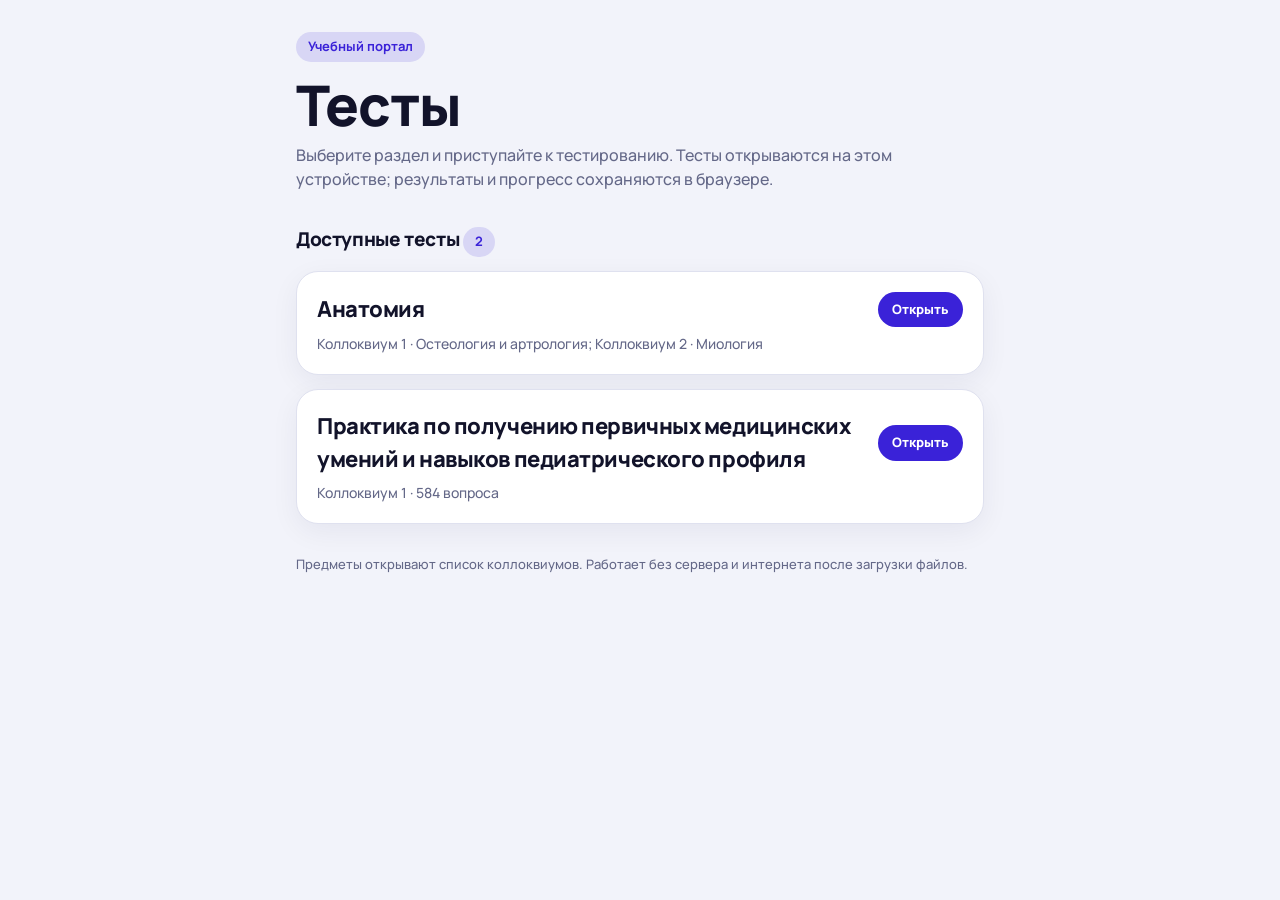
<file: index.html>
<!doctype html>
<html lang="ru">
<head>
  <script async src="https://www.googletagmanager.com/gtm.js?id=GTM-T9DJS5DV"></script>
<script>
  window.dataLayer = window.dataLayer || [];
  function gtag(){dataLayer.push(arguments);}
  gtag('js', new Date());
</script>
<meta charset="utf-8">
<meta name="viewport" content="width=device-width, initial-scale=1, viewport-fit=cover">
<title>Тесты — учебный портал</title>
<link rel="preconnect" href="https://fonts.googleapis.com">
<link rel="preconnect" href="https://fonts.gstatic.com" crossorigin>
<link rel="stylesheet" href="https://fonts.googleapis.com/css2?family=Manrope:wght@500;700;800&display=swap">
<link rel="stylesheet" href="css/menu.css">
</head>
<body>
<main>
<span class="chip">Учебный портал</span>
<h1>Тесты</h1>
<p class="sub">Выберите раздел и приступайте к тестированию. Тесты открываются на этом устройстве; результаты и прогресс сохраняются в браузере.</p>
<h2 class="section-title">Доступные тесты <span id="total" class="chip">2</span></h2>
<div class="list" id="tests"></div>
<p class="foot">Предметы открывают список коллоквиумов. Работает без сервера и интернета после загрузки файлов.</p>
</main>
<script src="js/menu.js" defer></script>
</body>
</html>
</file>
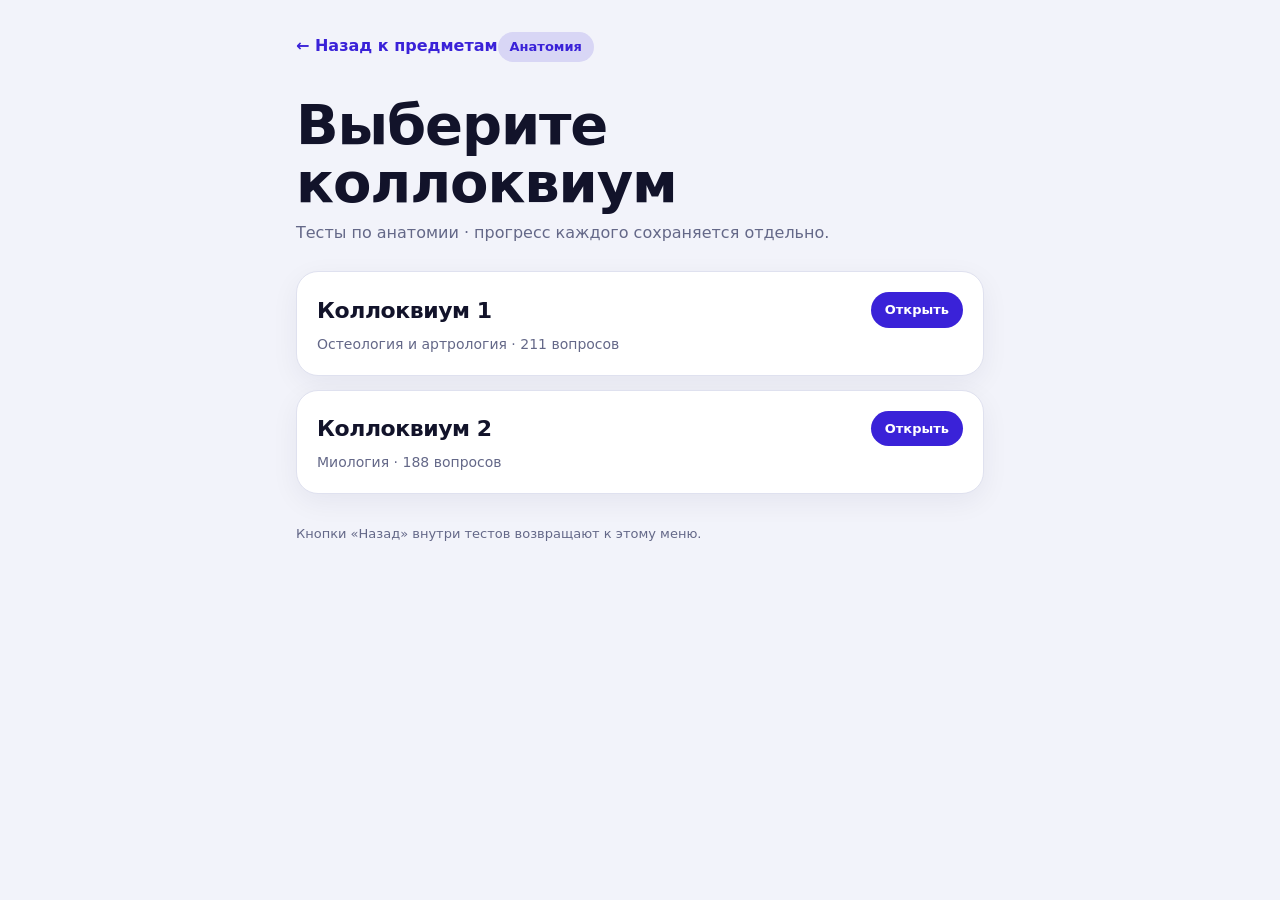
<file: anatomy.html>
<!doctype html><html lang="ru">
  <head> 
  <script async src="https://www.googletagmanager.com/gtm.js?id=GTM-T9DJS5DV"></script>
<script>
  window.dataLayer = window.dataLayer || [];
  function gtag(){dataLayer.push(arguments);}
  gtag('js', new Date());
</script>
  <meta charset="utf-8"><meta name="viewport" content="width=device-width, initial-scale=1"><title>Анатомия — коллоквиумы</title><link rel="stylesheet" href="css/menu.css"></head><body><main><a class="back" href="index.html">← Назад к предметам</a><span class="chip">Анатомия</span><h1>Выберите коллоквиум</h1><p class="sub">Тесты по анатомии · прогресс каждого сохраняется отдельно.</p><div class="list"><a class="tcard" href="anatomy_test.html?launch=1"><div class="tt"><h3>Коллоквиум 1</h3><span class="go">Открыть</span></div><p class="sm">Остеология и артрология · 211 вопросов</p></a><a class="tcard" href="myology_test.html"><div class="tt"><h3>Коллоквиум 2</h3><span class="go">Открыть</span></div><p class="sm">Миология · 188 вопросов</p></a></div><p class="foot">Кнопки «Назад» внутри тестов возвращают к этому меню.</p></main></body></html>
</file>
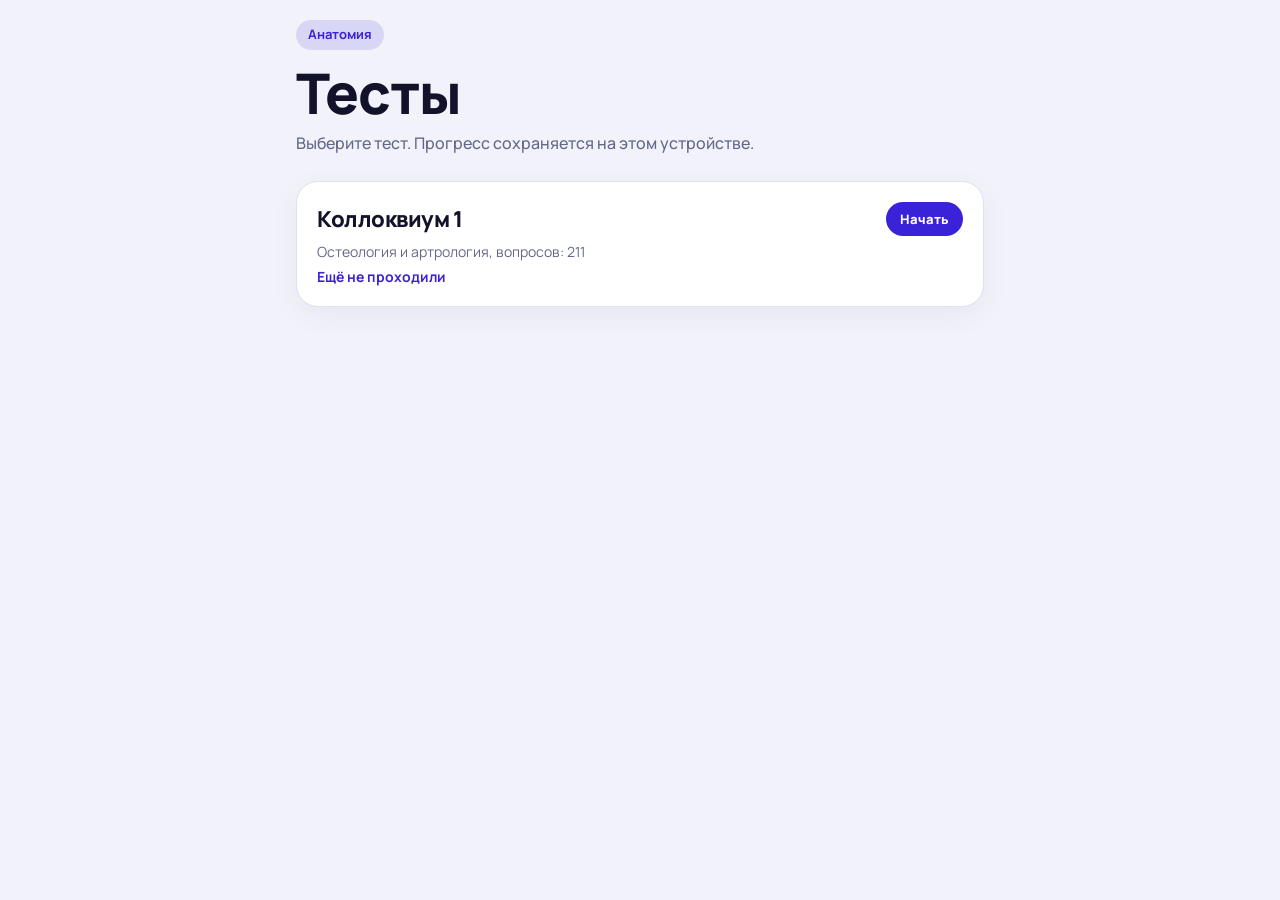
<file: anatomy_test.html>
<!doctype html>
<html lang="ru">
<head>
  <script async src="https://www.googletagmanager.com/gtm.js?id=GTM-T9DJS5DV"></script>
<script>
  window.dataLayer = window.dataLayer || [];
  function gtag(){dataLayer.push(arguments);}
  gtag('js', new Date());
</script>
<meta charset="utf-8">
<meta name="viewport" content="width=device-width, initial-scale=1, viewport-fit=cover">
<title>Анатомия: тест к коллоквиуму 1</title>
<link rel="preconnect" href="https://fonts.googleapis.com">
<link rel="preconnect" href="https://fonts.gstatic.com" crossorigin>
<link rel="stylesheet" href="https://fonts.googleapis.com/css2?family=Manrope:wght@500;700;800&display=swap">
<link rel="stylesheet" href="css/anatomy.css">
</head>
<body>
<main>
<section id="v-home">
  <span class="chip">Анатомия</span>
  <h1>Тесты</h1>
  <p class="sub">Выберите тест. Прогресс сохраняется на этом устройстве.</p>
  <div class="list" id="list"></div>
</section>

<section id="v-set" hidden>
  <button class="link" id="back1" style="display:block;margin-bottom:8px">← Все тесты</button>
  <span class="chip">Анатомия</span>
  <h1 id="set-title"></h1>
  <p class="sub">Вопросов в базе: <span id="cnt"></span>. В каждом может быть несколько верных ответов.</p>
  <div class="card">
    <label class="row"><span><b>Перемешивать вопросы</b><small>Выключено: порядок как в базе</small></span><input class="sw" type="checkbox" role="switch" id="sq"></label>
    <label class="row"><span><b>Перемешивать ответы</b><small>Варианты в новом порядке каждый раз</small></span><input class="sw" type="checkbox" role="switch" id="sa" checked></label>
    <label class="row"><span><b>Подсказать кол-во ответов</b><small>Сколько вариантов нужно выбрать</small></span><input class="sw" type="checkbox" role="switch" id="hint" checked></label>
    <label class="row"><span><b>Выдать все вопросы</b><small>Выключено: 30 случайных вопросов</small></span><input class="sw" type="checkbox" role="switch" id="all" checked></label>
  </div>
  <button class="btn full" id="go" style="margin-top:20px">Поехали!</button>
</section>

<section id="v-quiz" hidden>
  <div class="head">
    <div class="line"><span class="grp"><button class="link" id="home1" aria-label="К списку тестов" style="font-size:22px;line-height:1">←</button><span id="pos"></span></span><span class="chip" id="chip" hidden></span><button class="link" id="fin">Завершить</button></div>
    <div class="track"><div id="bar"></div></div>
  </div>
  <div class="card q">
    <p class="qn" id="qn"></p>
    <h2 id="qt"></h2>
    <p id="hint-t"></p>
    <div id="ans"></div>
  </div>
  <div class="nav"><button class="btn alt" id="prev">Назад</button><button class="btn" id="main">Проверить</button></div>
</section>

<section id="v-res" hidden>
  <div class="card res">
    <div class="ring" id="ring"><div id="pct"></div></div>
    <h1 id="rt"></h1>
    <p class="sub" id="rs"></p>
    <div class="stats">
      <div class="stat"><b id="s-ok"></b><span>верно</span></div>
      <div class="stat"><b id="s-bad"></b><span>ошибок</span></div>
      <div class="stat"><b id="s-no"></b><span>без ответа</span></div>
    </div>
    <button class="btn full" id="retry">Прорешать ошибки</button>
    <button class="btn alt full" id="again" style="margin-top:10px">Пройти заново</button>
    <button class="btn alt full" id="home2" style="margin-top:10px">Все тесты</button>
  </div>
  <div id="wrong"></div>
</section>
</main>
<script src="js/anatomy.js" defer></script>
</body>
</html>
</file>
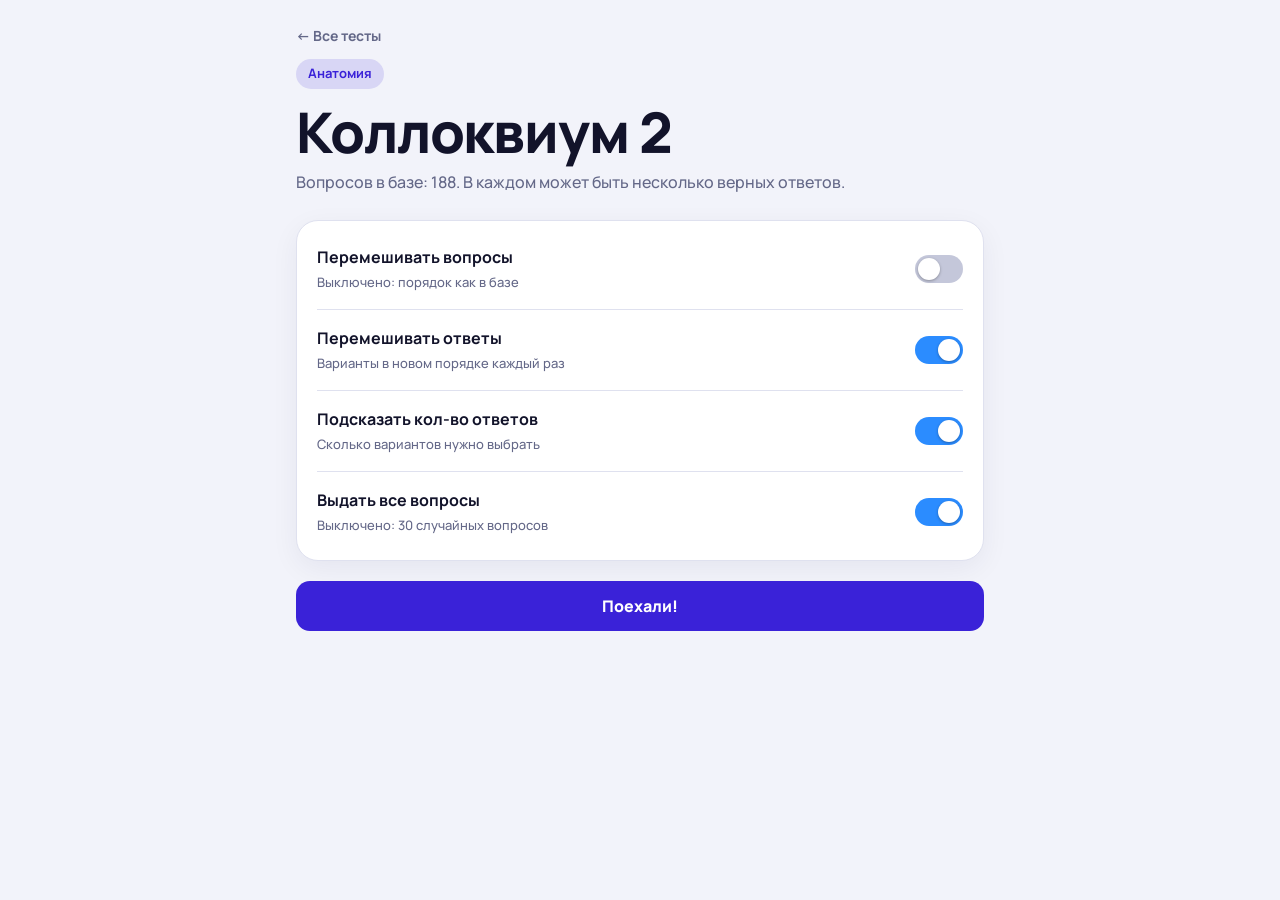
<file: myology_test.html>
<!doctype html>
<html lang="ru">
<head>
  <script async src="https://www.googletagmanager.com/gtm.js?id=GTM-T9DJS5DV"></script>
<script>
  window.dataLayer = window.dataLayer || [];
  function gtag(){dataLayer.push(arguments);}
  gtag('js', new Date());
</script>
<meta charset="utf-8">
<meta name="viewport" content="width=device-width, initial-scale=1, viewport-fit=cover">
<title>Анатомия: Коллоквиум 2 · Миология</title>
<link rel="preconnect" href="https://fonts.googleapis.com">
<link rel="preconnect" href="https://fonts.gstatic.com" crossorigin>
<link rel="stylesheet" href="https://fonts.googleapis.com/css2?family=Manrope:wght@500;700;800&display=swap">
<link rel="stylesheet" href="css/anatomy.css">
</head>
<body>
<main>
<section id="v-home">
  <span class="chip">Анатомия</span>
  <h1>Тесты</h1>
  <p class="sub">Выберите тест. Прогресс сохраняется на этом устройстве.</p>
  <div class="list" id="list"></div>
</section>

<section id="v-set" hidden>
  <button class="link" id="back1" style="display:block;margin-bottom:8px">← Все тесты</button>
  <span class="chip">Анатомия</span>
  <h1 id="set-title"></h1>
  <p class="sub">Вопросов в базе: <span id="cnt"></span>. В каждом может быть несколько верных ответов.</p>
  <div class="card">
    <label class="row"><span><b>Перемешивать вопросы</b><small>Выключено: порядок как в базе</small></span><input class="sw" type="checkbox" role="switch" id="sq"></label>
    <label class="row"><span><b>Перемешивать ответы</b><small>Варианты в новом порядке каждый раз</small></span><input class="sw" type="checkbox" role="switch" id="sa" checked></label>
    <label class="row"><span><b>Подсказать кол-во ответов</b><small>Сколько вариантов нужно выбрать</small></span><input class="sw" type="checkbox" role="switch" id="hint" checked></label>
    <label class="row"><span><b>Выдать все вопросы</b><small>Выключено: 30 случайных вопросов</small></span><input class="sw" type="checkbox" role="switch" id="all" checked></label>
  </div>
  <button class="btn full" id="go" style="margin-top:20px">Поехали!</button>
</section>

<section id="v-quiz" hidden>
  <div class="head">
    <div class="line"><span class="grp"><button class="link" id="home1" aria-label="К списку тестов" style="font-size:22px;line-height:1">←</button><span id="pos"></span></span><span class="chip" id="chip" hidden></span><button class="link" id="fin">Завершить</button></div>
    <div class="track"><div id="bar"></div></div>
  </div>
  <div class="card q">
    <p class="qn" id="qn"></p>
    <h2 id="qt"></h2>
    <p id="hint-t"></p>
    <div id="ans"></div>
  </div>
  <div class="nav"><button class="btn alt" id="prev">Назад</button><button class="btn" id="main">Проверить</button></div>
</section>

<section id="v-res" hidden>
  <div class="card res">
    <div class="ring" id="ring"><div id="pct"></div></div>
    <h1 id="rt"></h1>
    <p class="sub" id="rs"></p>
    <div class="stats">
      <div class="stat"><b id="s-ok"></b><span>верно</span></div>
      <div class="stat"><b id="s-bad"></b><span>ошибок</span></div>
      <div class="stat"><b id="s-no"></b><span>без ответа</span></div>
    </div>
    <button class="btn full" id="retry">Прорешать ошибки</button>
    <button class="btn alt full" id="again" style="margin-top:10px">Пройти заново</button>
    <button class="btn alt full" id="home2" style="margin-top:10px">Все тесты</button>
  </div>
  <div id="wrong"></div>
</section>
</main>
<script src="js/myology-questions.js" defer></script>
<script src="js/myology.js" defer></script>
</body>
</html>
</file>
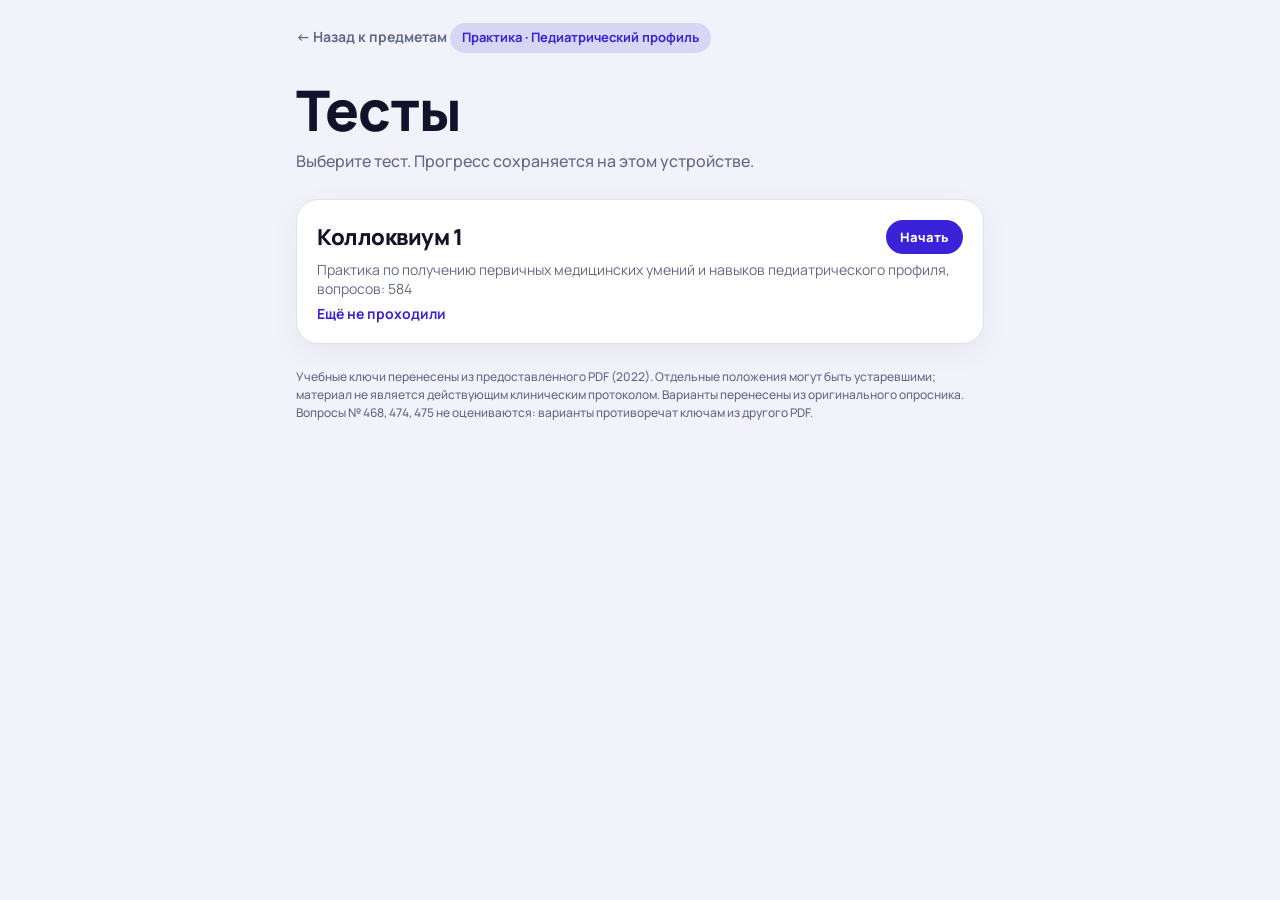
<file: practice_test.html>
<!doctype html>
<html lang="ru">
<head>
  <script async src="https://www.googletagmanager.com/gtm.js?id=GTM-T9DJS5DV"></script>
<script>
  window.dataLayer = window.dataLayer || [];
  function gtag(){dataLayer.push(arguments);}
  gtag('js', new Date());
</script>
<meta charset="utf-8">
<meta name="viewport" content="width=device-width, initial-scale=1, viewport-fit=cover">
<title>Практика педиатрического профиля — Коллоквиум 1</title>
<link rel="preconnect" href="https://fonts.googleapis.com">
<link rel="preconnect" href="https://fonts.gstatic.com" crossorigin>
<link rel="stylesheet" href="https://fonts.googleapis.com/css2?family=Manrope:wght@500;700;800&display=swap">
<link rel="stylesheet" href="css/practice.css">
</head>
<body>
<main>
<section id="v-home">
  <a class="link" href="index.html" style="display:inline-block;margin-bottom:14px;text-decoration:none">← Назад к предметам</a>
  <span class="chip">Практика · Педиатрический профиль</span>
  <h1>Тесты</h1>
  <p class="sub">Выберите тест. Прогресс сохраняется на этом устройстве.</p>
  <div class="list" id="list"></div>
  <p class="sub" style="font-size:12px;margin-top:24px">Учебные ключи перенесены из предоставленного PDF (2022). Отдельные положения могут быть устаревшими; материал не является действующим клиническим протоколом. Варианты перенесены из оригинального опросника. Вопросы № 468, 474, 475 не оцениваются: варианты противоречат ключам из другого PDF.</p>
</section>

<section id="v-set" hidden>
  <button class="link" id="back1" style="display:block;margin-bottom:8px">← К выбору теста</button>
  <span class="chip">Практика · Педиатрический профиль</span>
  <h1 id="set-title"></h1>
  <p class="sub">Вопросов в базе: <span id="cnt"></span>. В каждом может быть несколько верных ответов.</p>
  <p class="sub" style="font-size:12px;margin-top:-8px;margin-bottom:12px">Ответы — по ранее предоставленному PDF, варианты — по новому PDF. Три задания без согласованного ключа исключены из оценки.</p>
  <div class="card">
    <label class="row"><span><b>Перемешивать вопросы</b><small>Выключено: порядок как в базе</small></span><input class="sw" type="checkbox" role="switch" id="sq"></label>
    <label class="row"><span><b>Перемешивать ответы</b><small>Варианты в новом порядке каждый раз</small></span><input class="sw" type="checkbox" role="switch" id="sa" checked></label>
    <label class="row"><span><b>Подсказать кол-во ответов</b><small>Сколько вариантов нужно выбрать</small></span><input class="sw" type="checkbox" role="switch" id="hint" checked></label>
    <label class="row"><span><b>Выдать все вопросы</b><small>Выключено: 30 случайных вопросов</small></span><input class="sw" type="checkbox" role="switch" id="all" checked></label>
  </div>
  <button class="btn full" id="go" style="margin-top:20px">Поехали!</button>
</section>

<section id="v-quiz" hidden>
  <div class="head">
    <div class="line"><span class="grp"><button class="link" id="home1" aria-label="К списку тестов" style="font-size:22px;line-height:1">←</button><span id="pos"></span></span><span class="chip" id="chip" hidden></span><button class="link" id="fin">Завершить</button></div>
    <div class="track"><div id="bar"></div></div>
  </div>
  <div class="card q">
    <p class="qn" id="qn"></p>
    <h2 id="qt"></h2>
    <p id="hint-t"></p>
    <div id="ans"></div>
  </div>
  <div class="nav"><button class="btn alt" id="prev">Назад</button><button class="btn" id="main">Проверить</button></div>
</section>

<section id="v-res" hidden>
  <div class="card res">
    <div class="ring" id="ring"><div id="pct"></div></div>
    <h1 id="rt"></h1>
    <p class="sub" id="rs"></p>
    <div class="stats">
      <div class="stat"><b id="s-ok"></b><span>верно</span></div>
      <div class="stat"><b id="s-bad"></b><span>ошибок</span></div>
      <div class="stat"><b id="s-no"></b><span>без ответа</span></div>
    </div>
    <button class="btn full" id="retry">Прорешать ошибки</button>
    <button class="btn alt full" id="again" style="margin-top:10px">Пройти заново</button>
    <button class="btn alt full" id="home2" style="margin-top:10px">К предметам</button>
  </div>
  <div id="wrong"></div>
</section>
</main>
<script src="js/practice.js" defer></script>
</body>
</html>
</file>
<file: css/menu.css>
:root{--bg:#f2f3fa;--card:#fff;--fg:#12132a;--mut:#646888;--line:#dfe1ef;--acc:#3a22d8;--on:#fff;--blue:#2b8cff;--ok:#0d9a5f;color-scheme:light}
@media(prefers-color-scheme:dark){:root:not([data-theme="light"]){--bg:#0c0d19;--card:#161829;--fg:#eceefb;--mut:#9a9dbd;--line:#2a2d46;--acc:#8f80ff;--on:#0c0d19;--blue:#4da3ff;--ok:#4cd69a;color-scheme:dark}}
:root[data-theme="dark"]{--bg:#0c0d19;--card:#161829;--fg:#eceefb;--mut:#9a9dbd;--line:#2a2d46;--acc:#8f80ff;--on:#0c0d19;--blue:#4da3ff;--ok:#4cd69a;color-scheme:dark}
*{box-sizing:border-box}body{margin:0;background:var(--bg);color:var(--fg);font:500 16px/1.5 Manrope,system-ui,"Segoe UI",Arial,sans-serif}
main{max-width:720px;margin:auto;padding:32px 16px 65px}h1,h2,h3{font-weight:800;letter-spacing:-.02em}
h1{font-size:clamp(36px,9vw,56px);line-height:1.03;margin:14px 0 10px}.sub{color:var(--mut);margin:0 0 26px}
.chip{display:inline-block;background:color-mix(in srgb,var(--acc) 14%,var(--bg));color:var(--acc);border-radius:99px;padding:5px 12px;font-size:13px;font-weight:700}
.section-title{font-size:19px;margin:34px 0 14px}.list{display:grid;gap:14px}.tcard{display:block;width:100%;text-align:left;font:inherit;color:inherit;text-decoration:none;background:var(--card);border:1px solid var(--line);border-radius:22px;padding:20px;cursor:pointer;box-shadow:0 8px 28px rgba(20,20,60,.06);transition:transform .12s,border-color .15s}
.tcard:hover{border-color:var(--acc)}.tcard:active{transform:scale(.99)}.tt{display:flex;justify-content:space-between;align-items:center;gap:12px}.tcard h3{font-size:22px;margin:0}.go{background:var(--acc);color:var(--on);border-radius:99px;padding:8px 14px;font-weight:800;font-size:13px;white-space:nowrap}.sm{margin:6px 0 0;color:var(--mut);font-size:14px}
.empty{background:var(--card);border:1px dashed var(--line);border-radius:20px;padding:18px 20px;color:var(--mut);font-size:14px}.foot{margin-top:30px;color:var(--mut);font-size:13px;line-height:1.6}a:focus-visible,button:focus-visible{outline:3px solid var(--blue);outline-offset:3px}
@media(prefers-reduced-motion:reduce){*{transition:none!important}}

.back{display:inline-block;margin-bottom:24px;text-decoration:none;color:var(--acc);font-weight:800}.topline{display:flex;gap:10px;align-items:center;justify-content:space-between}
</file>
<file: css/anatomy.css>
:root{--bg:#f2f3fa;--card:#fff;--fg:#12132a;--mut:#646888;--line:#dfe1ef;--acc:#3a22d8;--on:#fff;--blue:#2b8cff;--ok:#0d9a5f;--bad:#e0383e;--sw:#c4c7da;color-scheme:light;box-sizing:border-box;padding-top:env(safe-area-inset-top,0px);padding-bottom:env(safe-area-inset-bottom,0px)}
@media (prefers-color-scheme:dark){:root:not([data-theme="light"]){--bg:#0c0d19;--card:#161829;--fg:#eceefb;--mut:#9a9dbd;--line:#2a2d46;--acc:#8f80ff;--on:#0c0d19;--blue:#4da3ff;--ok:#4cd69a;--bad:#ff7a80;--sw:#3b3f5e;color-scheme:dark}}
:root[data-theme="dark"]{--bg:#0c0d19;--card:#161829;--fg:#eceefb;--mut:#9a9dbd;--line:#2a2d46;--acc:#8f80ff;--on:#0c0d19;--blue:#4da3ff;--ok:#4cd69a;--bad:#ff7a80;--sw:#3b3f5e;color-scheme:dark}
html{scroll-padding-top:env(safe-area-inset-top,0px)}
*{box-sizing:border-box}
body{margin:0;background:var(--bg);color:var(--fg);font:500 16px/1.5 Manrope,system-ui,"Segoe UI",Arial,sans-serif}
body::before{content:"";position:fixed;inset:0 0 auto;height:env(safe-area-inset-top,0px);background:var(--bg);z-index:10}
main{max-width:720px;margin:0 auto;padding:20px 16px 40px}
h1,h2,h3{font-weight:800;letter-spacing:-.02em}
h1{font-size:clamp(36px,9vw,56px);line-height:1.03;margin:14px 0 10px}
.sub{color:var(--mut);margin:0 0 26px}
.chip{display:inline-block;background:color-mix(in srgb,var(--acc) 14%,var(--bg));color:var(--acc);border-radius:99px;padding:5px 12px;font-size:13px;font-weight:700}
.card{background:var(--card);border:1px solid var(--line);border-radius:22px;padding:8px 20px;box-shadow:0 8px 28px rgba(20,20,60,.06)}
.row{display:flex;align-items:center;justify-content:space-between;gap:16px;padding:16px 0;cursor:pointer}
.row+.row{border-top:1px solid var(--line)}
.row b{display:block;font-weight:700}
.row small{color:var(--mut);font-size:13px}
input.sw{-webkit-appearance:none;appearance:none;position:relative;width:48px;height:28px;border-radius:14px;background:var(--sw);margin:0;flex:none;cursor:pointer;transition:background .2s}
input.sw::after{content:"";position:absolute;top:3px;left:3px;width:22px;height:22px;border-radius:50%;background:#fff;box-shadow:0 1px 3px rgba(0,0,0,.3);transition:transform .2s}
input.sw:checked{background:var(--blue)}
input.sw:checked::after{transform:translateX(20px)}
:focus-visible{outline:3px solid var(--blue);outline-offset:2px}
.btn{display:inline-flex;align-items:center;justify-content:center;background:var(--acc);color:var(--on);border:0;border-radius:14px;padding:17px 26px;font-family:inherit;font-weight:800;font-size:16px;line-height:1;cursor:pointer;transition:transform .1s,opacity .2s}
.btn:active{transform:scale(.98)}
.btn.alt{background:var(--card);color:var(--fg);border:1px solid var(--line)}
.btn:disabled{opacity:.4;cursor:default}
.full{width:100%}
.head{position:sticky;top:env(safe-area-inset-top,0px);z-index:9;background:var(--bg);margin:0 -16px;padding:12px 16px 14px}
.line{display:flex;justify-content:space-between;align-items:center;gap:12px;margin-bottom:10px;font-weight:700}
.link{background:none;border:0;color:var(--mut);font-family:inherit;font-weight:700;font-size:14px;cursor:pointer;padding:6px 0}
.track{height:8px;background:var(--line);border-radius:99px;overflow:hidden}
#bar{height:100%;width:0;background:var(--acc);border-radius:99px;transition:width .25s}
.q{padding:24px 20px 12px;margin-top:6px}
.qn{color:var(--mut);font-size:13px;font-weight:700;margin:0 0 8px}
#qt{font-size:clamp(20px,4.6vw,25px);line-height:1.3;margin:0 0 10px}
#hint-t{margin:0 0 16px;color:var(--acc);font-weight:700;font-size:14px}
.opt{position:relative;display:flex;gap:14px;align-items:center;padding:14px 16px;border:2px solid var(--line);border-radius:16px;margin:0 0 10px;cursor:pointer;transition:border-color .15s,background .15s}
.opt input{position:absolute;opacity:0;inset:0;margin:0;cursor:inherit}
.box{flex:none;width:24px;height:24px;border-radius:8px;border:2px solid var(--sw);display:grid;place-items:center;color:#fff;font-size:14px;font-weight:800;font-style:normal}
.opt span{flex:1;overflow-wrap:anywhere}
.opt:not(.done):has(input:checked){border-color:var(--acc);background:color-mix(in srgb,var(--acc) 9%,var(--card))}
.opt:not(.done):has(input:checked) .box{background:var(--acc);border-color:var(--acc);color:var(--on)}
.opt:not(.done):has(input:checked) .box::after{content:"✓"}
.opt.done{cursor:default}
.opt.ok{border-color:var(--ok);background:color-mix(in srgb,var(--ok) 12%,var(--card))}
.opt.ok .box{background:var(--ok);border-color:var(--ok)}
.opt.ok .box::after,.opt.miss .box::after{content:"✓"}
.opt.bad{border-color:var(--bad);background:color-mix(in srgb,var(--bad) 12%,var(--card))}
.opt.bad .box{background:var(--bad);border-color:var(--bad)}
.opt.bad .box::after{content:"✕"}
.opt.miss{border-style:dashed;border-color:var(--ok)}
.opt.miss .box{border-color:var(--ok);color:var(--ok)}
.tag{font-style:normal;font-size:12px;font-weight:700;white-space:nowrap}
.ok .tag,.miss .tag{color:var(--ok)}
.bad .tag{color:var(--bad)}
.nav{position:sticky;bottom:env(safe-area-inset-bottom,0px);display:flex;gap:12px;padding:14px 0 6px;background:var(--bg)}
.nav .btn:last-child{flex:1}
.res{text-align:center;padding:30px 20px 22px}
.ring{--p:0;width:164px;height:164px;border-radius:50%;margin:0 auto 20px;background:conic-gradient(var(--ok) calc(var(--p)*1%),color-mix(in srgb,var(--bad) 40%,var(--line)) 0);display:grid;place-items:center}
.ring div{width:132px;height:132px;border-radius:50%;background:var(--card);display:grid;place-items:center;font-size:36px;font-weight:800}
.res h1{font-size:28px;margin:0 0 6px}
.res .sub{margin:0}
.stats{display:grid;grid-template-columns:repeat(3,1fr);gap:10px;margin:22px 0}
.stat{border:1px solid var(--line);border-radius:14px;padding:12px 6px}
.stat b{display:block;font-size:26px;font-weight:800}
.stat span{font-size:13px;color:var(--mut)}
#s-ok{color:var(--ok)}
#s-bad{color:var(--bad)}
.wh{font-size:22px;margin:34px 0 0}
.wq{padding:20px;margin-top:14px}
.wq h3{font-size:18px;line-height:1.3;margin:0 0 14px}
.list{display:grid;gap:14px;margin-top:6px}
.tcard{display:block;width:100%;text-align:left;font-family:inherit;font-size:16px;color:inherit;background:var(--card);border:1px solid var(--line);border-radius:22px;padding:20px;cursor:pointer;box-shadow:0 8px 28px rgba(20,20,60,.06);transition:transform .12s,border-color .15s}
.tcard:hover{border-color:var(--acc)}
.tcard:active{transform:scale(.99)}
.tt{display:flex;justify-content:space-between;align-items:center;gap:12px}
.tcard h3{font-size:22px;margin:0}
.go{background:var(--acc);color:var(--on);border-radius:99px;padding:8px 14px;font-weight:800;font-size:13px;white-space:nowrap}
.sm{margin:6px 0 0;color:var(--mut);font-size:14px}
.sm.st{color:var(--acc);font-weight:700}
.tbar{margin-top:14px;height:6px}
.grp{display:flex;align-items:center;gap:10px}
[hidden]{display:none!important}
@media (prefers-reduced-motion:reduce){*{transition:none!important}}
</file>
<file: css/practice.css>
:root{--bg:#f2f3fa;--card:#fff;--fg:#12132a;--mut:#646888;--line:#dfe1ef;--acc:#3a22d8;--on:#fff;--blue:#2b8cff;--ok:#0d9a5f;--bad:#e0383e;--sw:#c4c7da;color-scheme:light;box-sizing:border-box;padding-top:env(safe-area-inset-top,0px);padding-bottom:env(safe-area-inset-bottom,0px)}
@media (prefers-color-scheme:dark){:root:not([data-theme="light"]){--bg:#0c0d19;--card:#161829;--fg:#eceefb;--mut:#9a9dbd;--line:#2a2d46;--acc:#8f80ff;--on:#0c0d19;--blue:#4da3ff;--ok:#4cd69a;--bad:#ff7a80;--sw:#3b3f5e;color-scheme:dark}}
:root[data-theme="dark"]{--bg:#0c0d19;--card:#161829;--fg:#eceefb;--mut:#9a9dbd;--line:#2a2d46;--acc:#8f80ff;--on:#0c0d19;--blue:#4da3ff;--ok:#4cd69a;--bad:#ff7a80;--sw:#3b3f5e;color-scheme:dark}
html{scroll-padding-top:env(safe-area-inset-top,0px)}
*{box-sizing:border-box}
body{margin:0;background:var(--bg);color:var(--fg);font:500 16px/1.5 Manrope,system-ui,"Segoe UI",Arial,sans-serif}
body::before{content:"";position:fixed;inset:0 0 auto;height:env(safe-area-inset-top,0px);background:var(--bg);z-index:10}
main{max-width:720px;margin:0 auto;padding:20px 16px 40px}
h1,h2,h3{font-weight:800;letter-spacing:-.02em}
h1{font-size:clamp(36px,9vw,56px);line-height:1.03;margin:14px 0 10px}
.sub{color:var(--mut);margin:0 0 26px}
.chip{display:inline-block;background:color-mix(in srgb,var(--acc) 14%,var(--bg));color:var(--acc);border-radius:99px;padding:5px 12px;font-size:13px;font-weight:700}
.card{background:var(--card);border:1px solid var(--line);border-radius:22px;padding:8px 20px;box-shadow:0 8px 28px rgba(20,20,60,.06)}
.row{display:flex;align-items:center;justify-content:space-between;gap:16px;padding:16px 0;cursor:pointer}
.row+.row{border-top:1px solid var(--line)}
.row b{display:block;font-weight:700}
.row small{color:var(--mut);font-size:13px}
input.sw{-webkit-appearance:none;appearance:none;position:relative;width:48px;height:28px;border-radius:14px;background:var(--sw);margin:0;flex:none;cursor:pointer;transition:background .2s}
input.sw::after{content:"";position:absolute;top:3px;left:3px;width:22px;height:22px;border-radius:50%;background:#fff;box-shadow:0 1px 3px rgba(0,0,0,.3);transition:transform .2s}
input.sw:checked{background:var(--blue)}
input.sw:checked::after{transform:translateX(20px)}
:focus-visible{outline:3px solid var(--blue);outline-offset:2px}
.btn{display:inline-flex;align-items:center;justify-content:center;background:var(--acc);color:var(--on);border:0;border-radius:14px;padding:17px 26px;font-family:inherit;font-weight:800;font-size:16px;line-height:1;cursor:pointer;transition:transform .1s,opacity .2s}
.btn:active{transform:scale(.98)}
.btn.alt{background:var(--card);color:var(--fg);border:1px solid var(--line)}
.btn:disabled{opacity:.4;cursor:default}
.full{width:100%}
.head{position:sticky;top:env(safe-area-inset-top,0px);z-index:9;background:var(--bg);margin:0 -16px;padding:12px 16px 14px}
.line{display:flex;justify-content:space-between;align-items:center;gap:12px;margin-bottom:10px;font-weight:700}
.link{background:none;border:0;color:var(--mut);font-family:inherit;font-weight:700;font-size:14px;cursor:pointer;padding:6px 0}
.track{height:8px;background:var(--line);border-radius:99px;overflow:hidden}
#bar{height:100%;width:0;background:var(--acc);border-radius:99px;transition:width .25s}
.q{padding:24px 20px 12px;margin-top:6px}
.qn{color:var(--mut);font-size:13px;font-weight:700;margin:0 0 8px}
#qt{font-size:clamp(20px,4.6vw,25px);line-height:1.3;margin:0 0 10px}
#hint-t{margin:0 0 16px;color:var(--acc);font-weight:700;font-size:14px}
.opt{position:relative;display:flex;gap:14px;align-items:center;padding:14px 16px;border:2px solid var(--line);border-radius:16px;margin:0 0 10px;cursor:pointer;transition:border-color .15s,background .15s}
.opt input{position:absolute;opacity:0;inset:0;margin:0;cursor:inherit}
.box{flex:none;width:24px;height:24px;border-radius:8px;border:2px solid var(--sw);display:grid;place-items:center;color:#fff;font-size:14px;font-weight:800;font-style:normal}
.opt span{flex:1;overflow-wrap:anywhere}
.opt:not(.done):has(input:checked){border-color:var(--acc);background:color-mix(in srgb,var(--acc) 9%,var(--card))}
.opt:not(.done):has(input:checked) .box{background:var(--acc);border-color:var(--acc);color:var(--on)}
.opt:not(.done):has(input:checked) .box::after{content:"✓"}
.opt.done{cursor:default}
.opt.ok{border-color:var(--ok);background:color-mix(in srgb,var(--ok) 12%,var(--card))}
.opt.ok .box{background:var(--ok);border-color:var(--ok)}
.opt.ok .box::after,.opt.miss .box::after{content:"✓"}
.opt.bad{border-color:var(--bad);background:color-mix(in srgb,var(--bad) 12%,var(--card))}
.opt.bad .box{background:var(--bad);border-color:var(--bad)}
.opt.bad .box::after{content:"✕"}
.opt.miss{border-style:dashed;border-color:var(--ok)}
.opt.miss .box{border-color:var(--ok);color:var(--ok)}
.tag{font-style:normal;font-size:12px;font-weight:700;white-space:nowrap}
.ok .tag,.miss .tag{color:var(--ok)}
.bad .tag{color:var(--bad)}
.nav{position:sticky;bottom:env(safe-area-inset-bottom,0px);display:flex;gap:12px;padding:14px 0 6px;background:var(--bg)}
.nav .btn:last-child{flex:1}
.res{text-align:center;padding:30px 20px 22px}
.ring{--p:0;width:164px;height:164px;border-radius:50%;margin:0 auto 20px;background:conic-gradient(var(--ok) calc(var(--p)*1%),color-mix(in srgb,var(--bad) 40%,var(--line)) 0);display:grid;place-items:center}
.ring div{width:132px;height:132px;border-radius:50%;background:var(--card);display:grid;place-items:center;font-size:36px;font-weight:800}
.res h1{font-size:28px;margin:0 0 6px}
.res .sub{margin:0}
.stats{display:grid;grid-template-columns:repeat(3,1fr);gap:10px;margin:22px 0}
.stat{border:1px solid var(--line);border-radius:14px;padding:12px 6px}
.stat b{display:block;font-size:26px;font-weight:800}
.stat span{font-size:13px;color:var(--mut)}
#s-ok{color:var(--ok)}
#s-bad{color:var(--bad)}
.wh{font-size:22px;margin:34px 0 0}
.wq{padding:20px;margin-top:14px}
.wq h3{font-size:18px;line-height:1.3;margin:0 0 14px}
.list{display:grid;gap:14px;margin-top:6px}
.tcard{display:block;width:100%;text-align:left;font-family:inherit;font-size:16px;color:inherit;background:var(--card);border:1px solid var(--line);border-radius:22px;padding:20px;cursor:pointer;box-shadow:0 8px 28px rgba(20,20,60,.06);transition:transform .12s,border-color .15s}
.tcard:hover{border-color:var(--acc)}
.tcard:active{transform:scale(.99)}
.tt{display:flex;justify-content:space-between;align-items:center;gap:12px}
.tcard h3{font-size:22px;margin:0}
.go{background:var(--acc);color:var(--on);border-radius:99px;padding:8px 14px;font-weight:800;font-size:13px;white-space:nowrap}
.sm{margin:6px 0 0;color:var(--mut);font-size:14px}
.sm.st{color:var(--acc);font-weight:700}
.tbar{margin-top:14px;height:6px}
.grp{display:flex;align-items:center;gap:10px}
[hidden]{display:none!important}
@media (prefers-reduced-motion:reduce){*{transition:none!important}}
</file>
